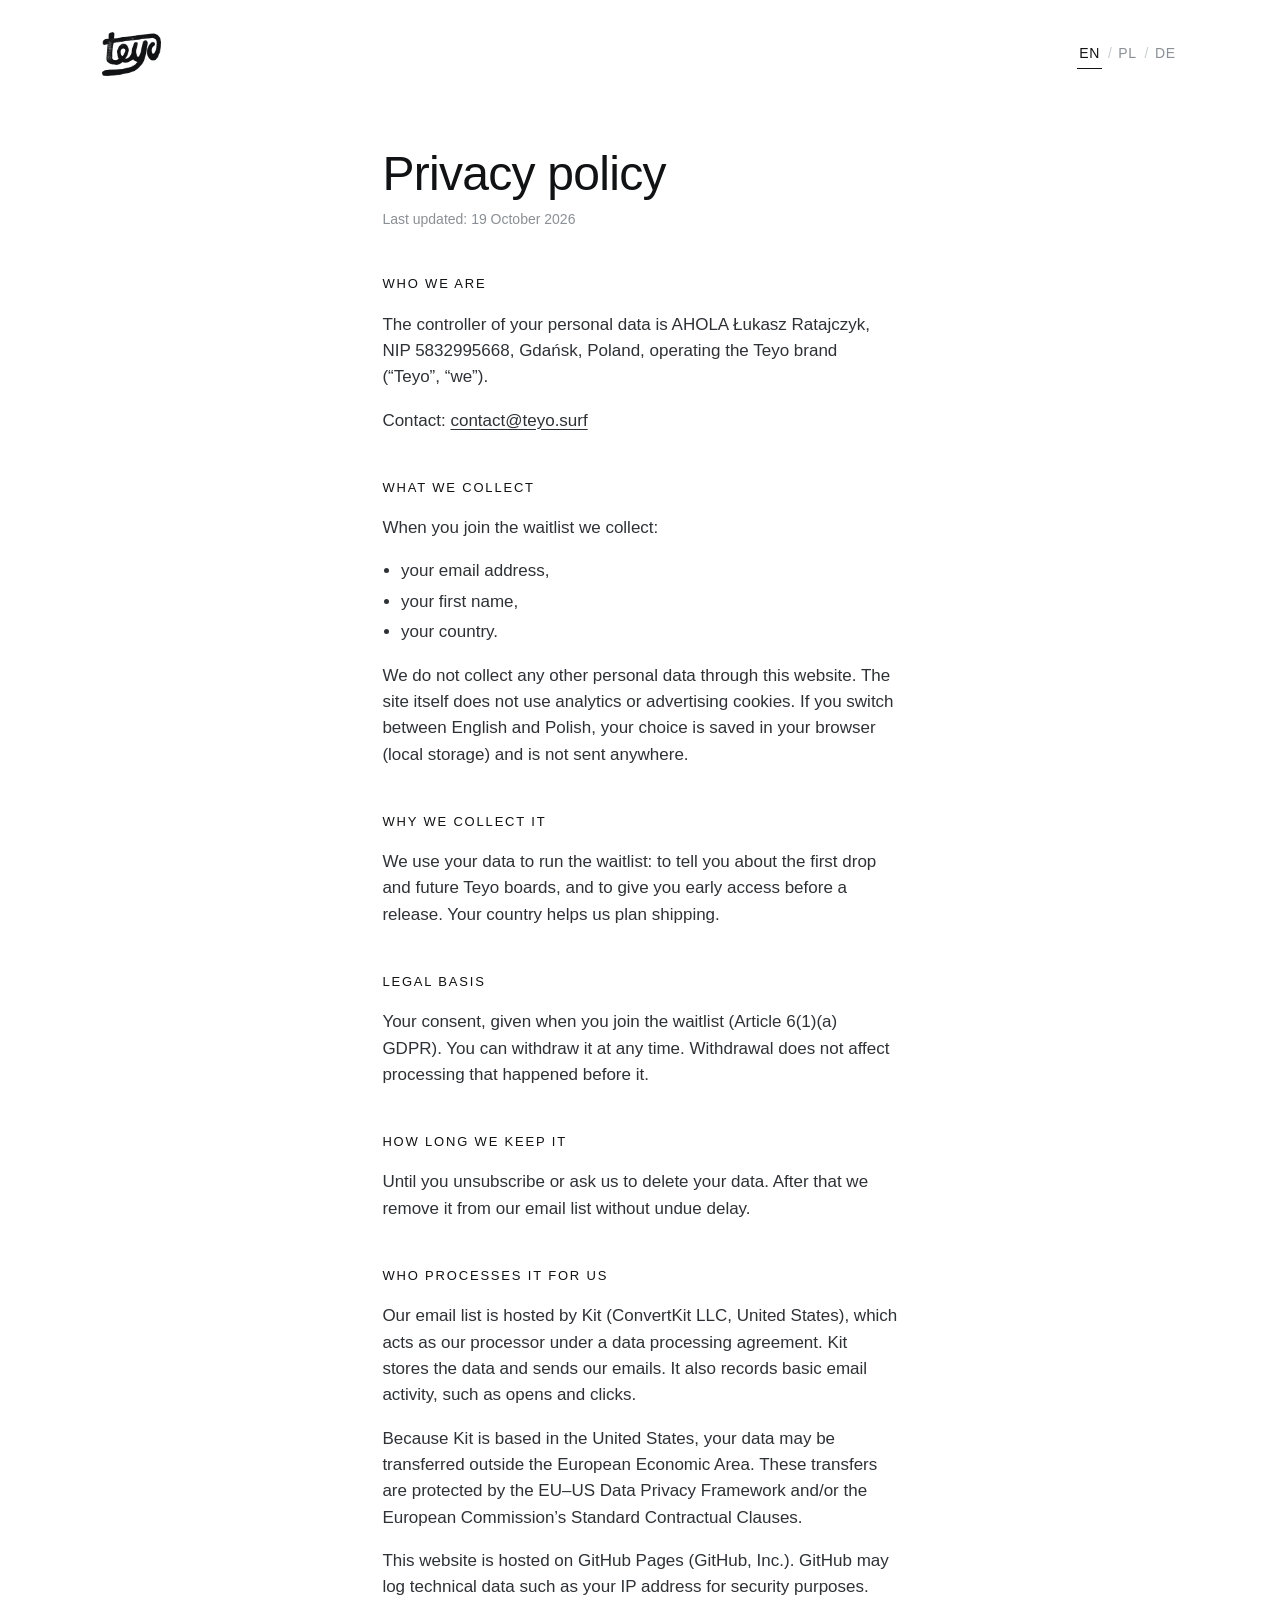
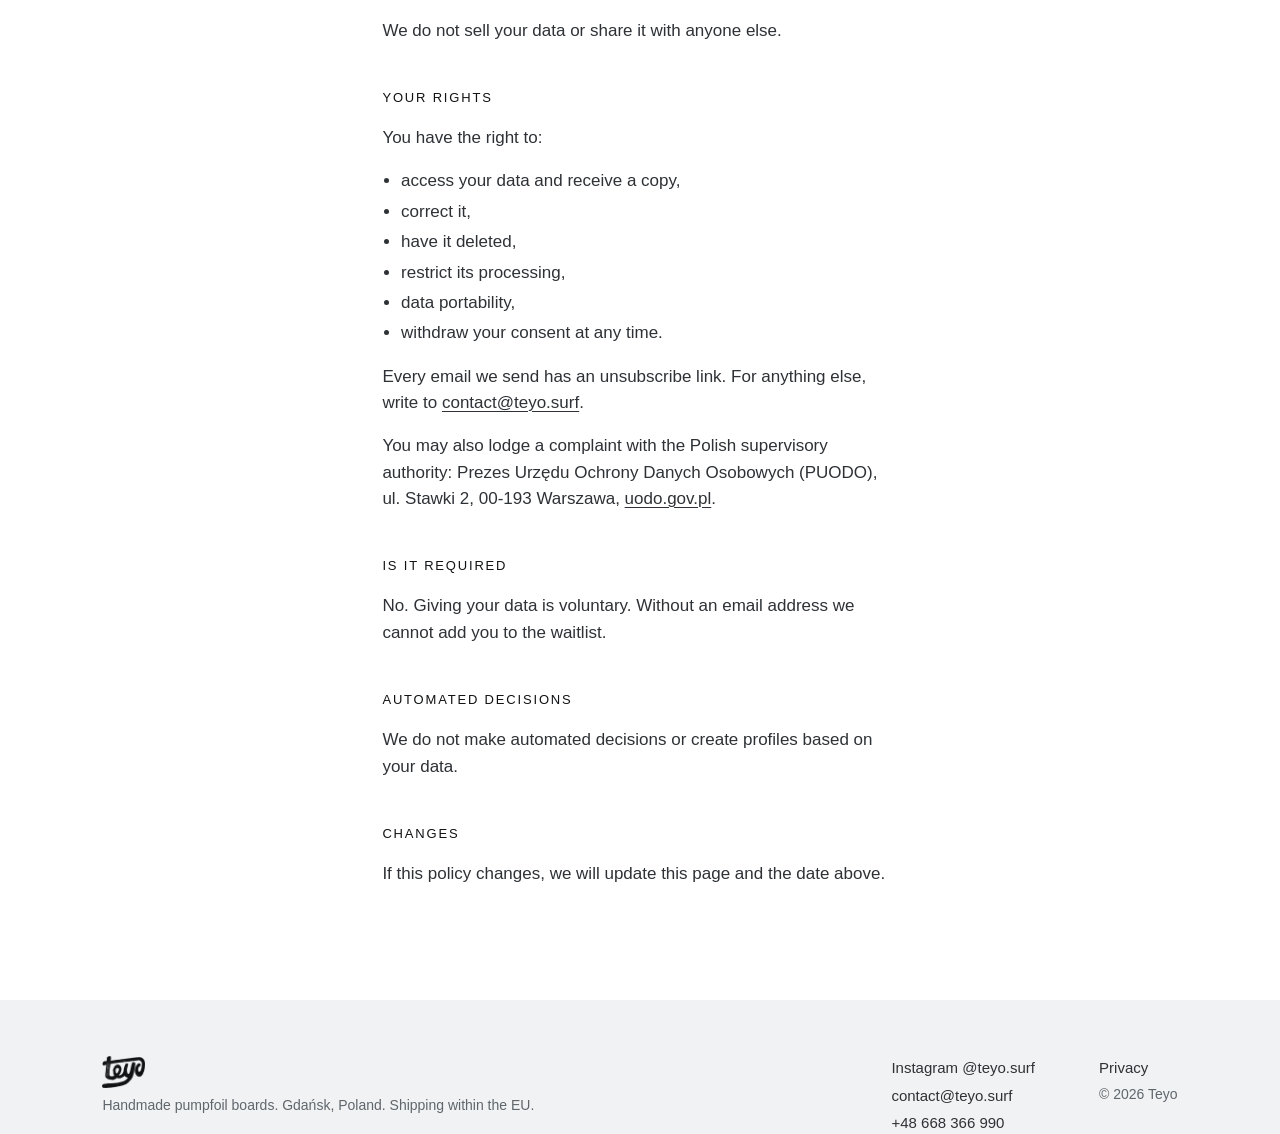
<file: privacy.html>
<!doctype html>
<html lang="en">
<head>
  <meta charset="utf-8">
  <meta name="viewport" content="width=device-width, initial-scale=1">
  <title>Privacy policy — Teyo</title>
  <meta name="description" content="How Teyo handles personal data collected through the Drop 001 waitlist.">
  <link rel="canonical" href="https://teyo.surf/privacy.html">
  <link rel="alternate" hreflang="en" href="https://teyo.surf/privacy.html">
  <link rel="alternate" hreflang="pl" href="https://teyo.surf/pl/privacy.html">
  <link rel="alternate" hreflang="de" href="https://teyo.surf/de/privacy.html">
  <link rel="alternate" hreflang="x-default" href="https://teyo.surf/privacy.html">
  <!-- First visit with a Polish or German browser language: go to that version.
       A manual choice in the language switch is remembered and wins. -->
  <script>
    try {
      if (!localStorage.getItem('teyo-lang')) {
        var langs = navigator.languages || [navigator.language];
        for (var i = 0; i < langs.length; i++) {
          var m = /^(pl|de)\b/i.exec(langs[i]);
          if (m) { location.replace('{l}/privacy.html'.replace('{l}', m[1].toLowerCase()) + location.hash); break; }
          if (/^en\b/i.test(langs[i])) break;
        }
      }
    } catch (e) {}
  </script>
  <meta name="theme-color" content="#ffffff">

  <link rel="icon" href="favicon-32.png?v=12" type="image/png" sizes="32x32">
  <link rel="icon" href="icon-512.png?v=12" type="image/png" sizes="512x512">
  <link rel="apple-touch-icon" href="apple-touch-icon.png?v=12">

  <meta property="og:type" content="website">
  <meta property="og:site_name" content="Teyo">
  <meta property="og:url" content="https://teyo.surf/privacy.html">
  <meta property="og:title" content="Privacy policy — Teyo">
  <meta property="og:description" content="How Teyo handles personal data collected through the waitlist.">
  <meta property="og:image" content="https://teyo.surf/images/og.jpg">
  <meta property="og:image:width" content="1200">
  <meta property="og:image:height" content="630">
  <meta name="twitter:card" content="summary_large_image">

  <link rel="stylesheet" href="styles.css?v=16">
</head>
<body>
  <header class="topbar">
    <div class="wrap">
      <a class="logo" href="./"><img src="images/logo-mark.png" alt="Teyo" width="360" height="270"></a>
      <nav class="lang label" aria-label="Language">
        <a href="privacy.html" data-lang="en" aria-current="true">EN</a>
        <a href="pl/privacy.html" data-lang="pl" hreflang="pl" lang="pl">PL</a>
        <a href="de/privacy.html" data-lang="de" hreflang="de" lang="de">DE</a>
      </nav>
    </div>
  </header>

  <main class="legal">
    <div class="wrap">
      <h1>Privacy policy</h1>
      <p class="updated">Last updated: 19 October 2026</p>

      <h2>Who we are</h2>
      <p>The controller of your personal data is AHOLA Łukasz Ratajczyk, NIP 5832995668, Gdańsk, Poland, operating the Teyo brand (“Teyo”, “we”).</p>
      <p>Contact: <a href="mailto:contact@teyo.surf">contact@teyo.surf</a></p>

      <h2>What we collect</h2>
      <p>When you join the waitlist we collect:</p>
      <ul>
        <li>your email address,</li>
        <li>your first name,</li>
        <li>your country.</li>
      </ul>
      <p>We do not collect any other personal data through this website. The site itself does not use analytics or advertising cookies. If you switch between English and Polish, your choice is saved in your browser (local storage) and is not sent anywhere.</p>

      <h2>Why we collect it</h2>
      <p>We use your data to run the waitlist: to tell you about the first drop and future Teyo boards, and to give you early access before a release. Your country helps us plan shipping.</p>

      <h2>Legal basis</h2>
      <p>Your consent, given when you join the waitlist (Article 6(1)(a) GDPR). You can withdraw it at any time. Withdrawal does not affect processing that happened before it.</p>

      <h2>How long we keep it</h2>
      <p>Until you unsubscribe or ask us to delete your data. After that we remove it from our email list without undue delay.</p>

      <h2>Who processes it for us</h2>
      <p>Our email list is hosted by Kit (ConvertKit LLC, United States), which acts as our processor under a data processing agreement. Kit stores the data and sends our emails. It also records basic email activity, such as opens and clicks.</p>
      <p>Because Kit is based in the United States, your data may be transferred outside the European Economic Area. These transfers are protected by the EU–US Data Privacy Framework and/or the European Commission’s Standard Contractual Clauses.</p>
      <p>This website is hosted on GitHub Pages (GitHub, Inc.). GitHub may log technical data such as your IP address for security purposes.</p>
      <p>We do not sell your data or share it with anyone else.</p>

      <h2>Your rights</h2>
      <p>You have the right to:</p>
      <ul>
        <li>access your data and receive a copy,</li>
        <li>correct it,</li>
        <li>have it deleted,</li>
        <li>restrict its processing,</li>
        <li>data portability,</li>
        <li>withdraw your consent at any time.</li>
      </ul>
      <p>Every email we send has an unsubscribe link. For anything else, write to <a href="mailto:contact@teyo.surf">contact@teyo.surf</a>.</p>
      <p>You may also lodge a complaint with the Polish supervisory authority: Prezes Urzędu Ochrony Danych Osobowych (PUODO), ul. Stawki 2, 00-193 Warszawa, <a href="https://uodo.gov.pl" rel="noopener">uodo.gov.pl</a>.</p>

      <h2>Is it required</h2>
      <p>No. Giving your data is voluntary. Without an email address we cannot add you to the waitlist.</p>

      <h2>Automated decisions</h2>
      <p>We do not make automated decisions or create profiles based on your data.</p>

      <h2>Changes</h2>
      <p>If this policy changes, we will update this page and the date above.</p>
    </div>
  </main>

  <footer class="footer">
    <div class="wrap footer__grid">
      <div>
        <a class="logo logo--small" href="./"><img src="images/logo-mark.png" alt="Teyo" width="360" height="270"></a>
        <p class="footer__small">Handmade pumpfoil boards. Gdańsk, Poland. Shipping within the EU.</p>
      </div>
      <ul>
        <li><a href="https://www.instagram.com/teyo.surf/" rel="noopener">Instagram @teyo.surf</a></li>
        <li><a href="mailto:contact@teyo.surf">contact@teyo.surf</a></li>
        <li><a href="tel:+48668366990">+48 668 366 990</a></li>
      </ul>
      <ul>
        <li><a href="privacy.html">Privacy</a></li>
        <li class="footer__small">© 2026 Teyo</li>
      </ul>
    </div>
  </footer>
  <script src="main.js?v=16" defer></script>
</body>
</html>
</file>
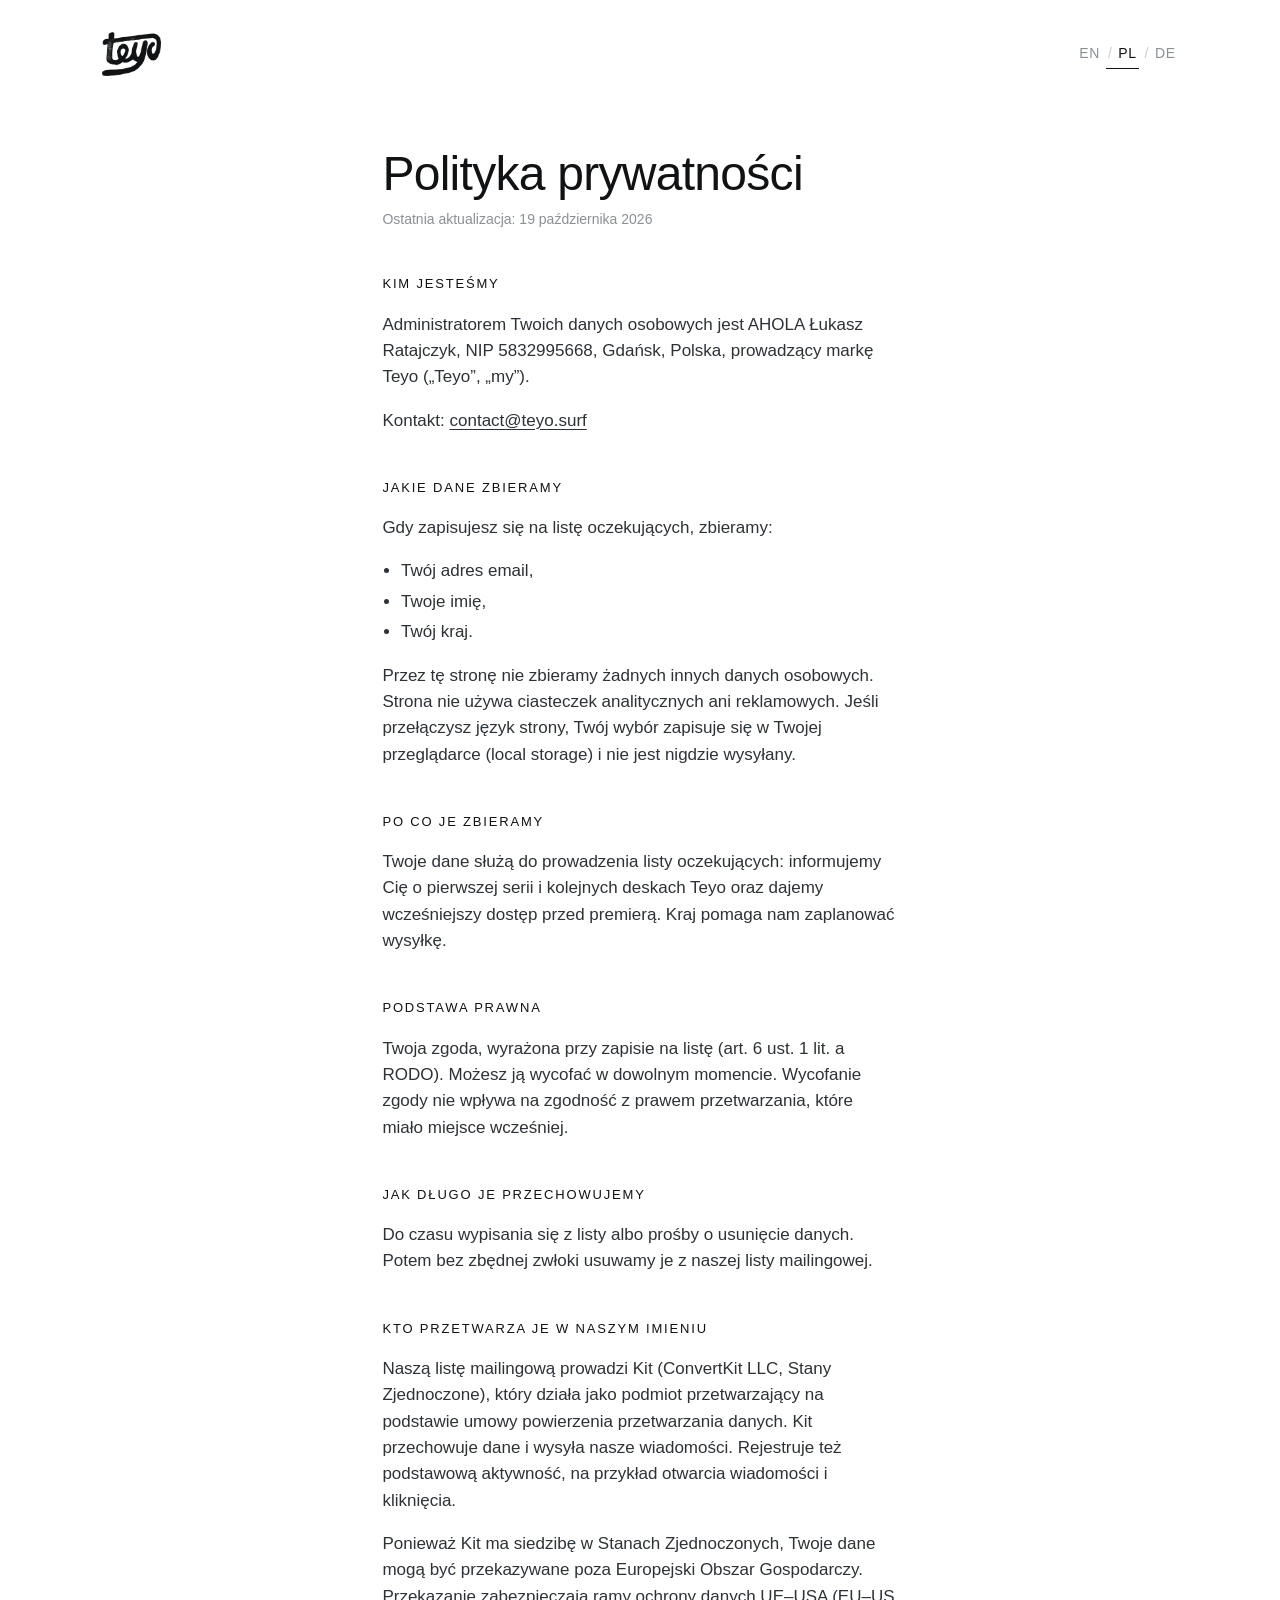
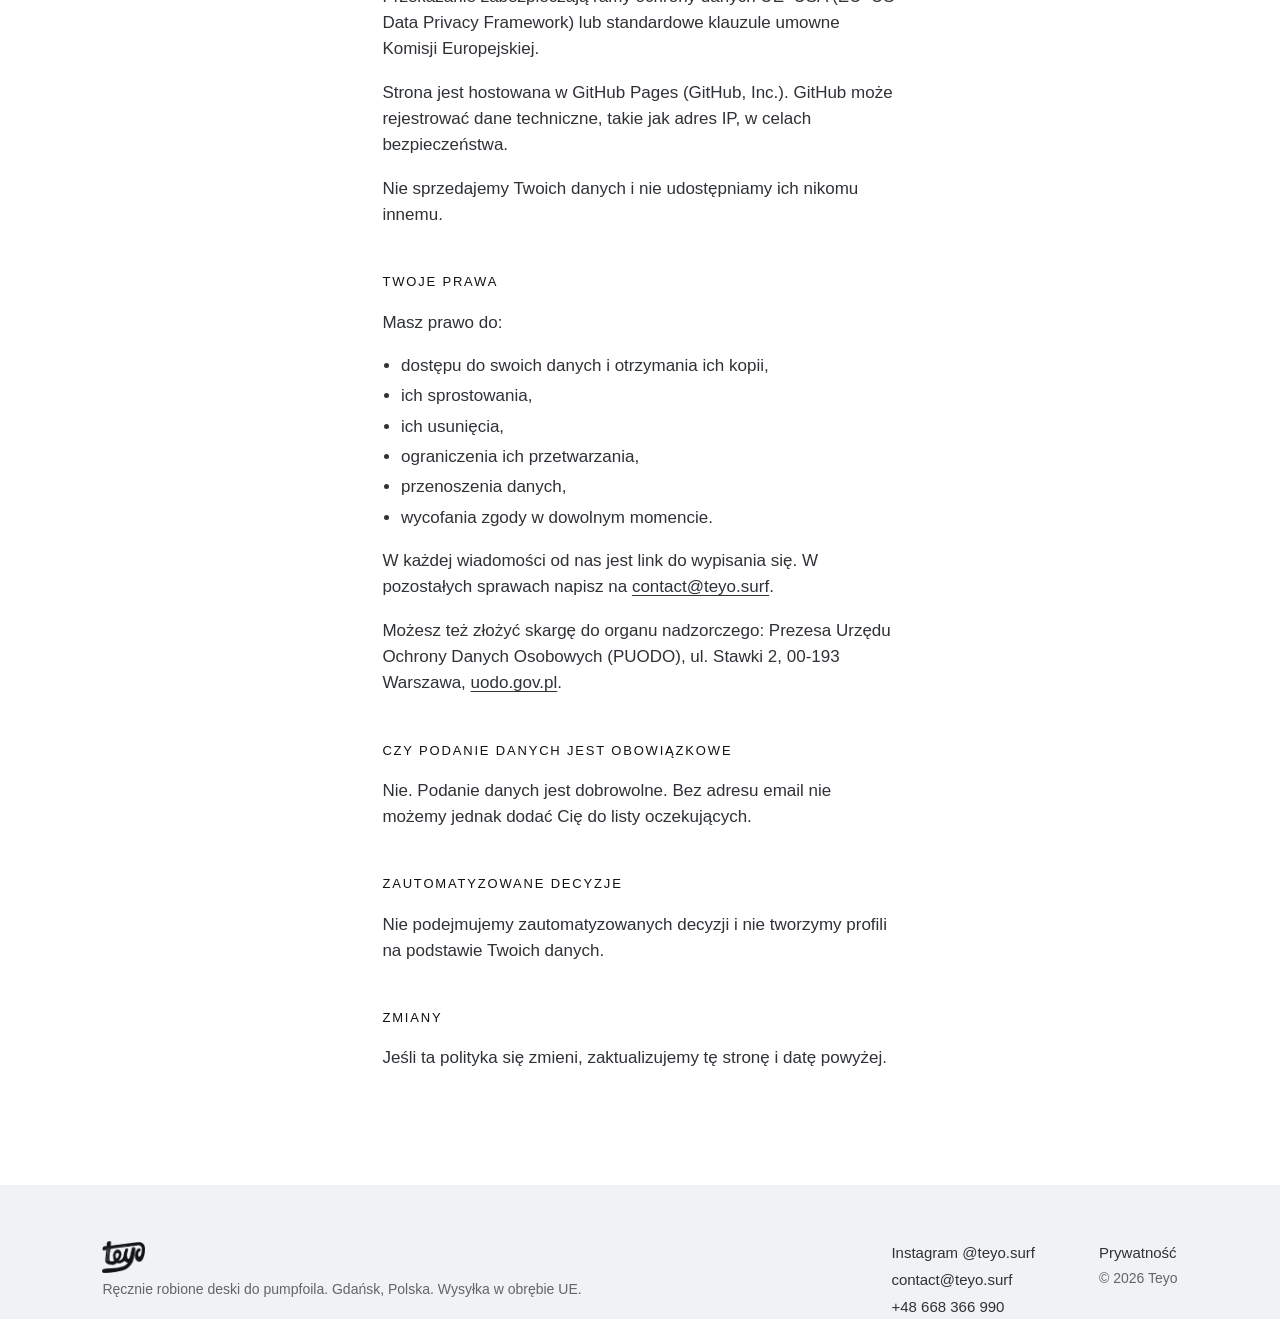
<file: pl/privacy.html>
<!doctype html>
<html lang="pl">
<head>
  <meta charset="utf-8">
  <meta name="viewport" content="width=device-width, initial-scale=1">
  <title>Polityka prywatności — Teyo</title>
  <meta name="description" content="Jak Teyo przetwarza dane osobowe zebrane przez listę oczekujących.">
  <link rel="canonical" href="https://teyo.surf/pl/privacy.html">
  <link rel="alternate" hreflang="en" href="https://teyo.surf/privacy.html">
  <link rel="alternate" hreflang="pl" href="https://teyo.surf/pl/privacy.html">
  <link rel="alternate" hreflang="de" href="https://teyo.surf/de/privacy.html">
  <link rel="alternate" hreflang="x-default" href="https://teyo.surf/privacy.html">
  <meta name="theme-color" content="#ffffff">

  <link rel="icon" href="../favicon-32.png?v=12" type="image/png" sizes="32x32">
  <link rel="icon" href="../icon-512.png?v=12" type="image/png" sizes="512x512">
  <link rel="apple-touch-icon" href="../apple-touch-icon.png?v=12">

  <meta property="og:type" content="website">
  <meta property="og:site_name" content="Teyo">
  <meta property="og:url" content="https://teyo.surf/pl/privacy.html">
  <meta property="og:title" content="Polityka prywatności — Teyo">
  <meta property="og:description" content="Jak Teyo przetwarza dane osobowe zebrane przez listę oczekujących.">
  <meta property="og:image" content="https://teyo.surf/images/og.jpg">
  <meta property="og:image:width" content="1200">
  <meta property="og:image:height" content="630">
  <meta name="twitter:card" content="summary_large_image">

  <link rel="stylesheet" href="../styles.css?v=16">
</head>
<body>
  <header class="topbar">
    <div class="wrap">
      <a class="logo" href="./"><img src="../images/logo-mark.png" alt="Teyo" width="360" height="270"></a>
      <nav class="lang label" aria-label="Język">
        <a href="../privacy.html" data-lang="en" hreflang="en" lang="en">EN</a>
        <a href="privacy.html" data-lang="pl" aria-current="true">PL</a>
        <a href="../de/privacy.html" data-lang="de" hreflang="de" lang="de">DE</a>
      </nav>
    </div>
  </header>

  <main class="legal">
    <div class="wrap">
      <h1>Polityka prywatności</h1>
      <p class="updated">Ostatnia aktualizacja: 19 października 2026</p>

      <h2>Kim jesteśmy</h2>
      <p>Administratorem Twoich danych osobowych jest AHOLA Łukasz Ratajczyk, NIP 5832995668, Gdańsk, Polska, prowadzący markę Teyo („Teyo”, „my”).</p>
      <p>Kontakt: <a href="mailto:contact@teyo.surf">contact@teyo.surf</a></p>

      <h2>Jakie dane zbieramy</h2>
      <p>Gdy zapisujesz się na listę oczekujących, zbieramy:</p>
      <ul>
        <li>Twój adres email,</li>
        <li>Twoje imię,</li>
        <li>Twój kraj.</li>
      </ul>
      <p>Przez tę stronę nie zbieramy żadnych innych danych osobowych. Strona nie używa ciasteczek analitycznych ani reklamowych. Jeśli przełączysz język strony, Twój wybór zapisuje się w Twojej przeglądarce (local storage) i nie jest nigdzie wysyłany.</p>

      <h2>Po co je zbieramy</h2>
      <p>Twoje dane służą do prowadzenia listy oczekujących: informujemy Cię o pierwszej serii i kolejnych deskach Teyo oraz dajemy wcześniejszy dostęp przed premierą. Kraj pomaga nam zaplanować wysyłkę.</p>

      <h2>Podstawa prawna</h2>
      <p>Twoja zgoda, wyrażona przy zapisie na listę (art. 6 ust. 1 lit. a RODO). Możesz ją wycofać w dowolnym momencie. Wycofanie zgody nie wpływa na zgodność z prawem przetwarzania, które miało miejsce wcześniej.</p>

      <h2>Jak długo je przechowujemy</h2>
      <p>Do czasu wypisania się z listy albo prośby o usunięcie danych. Potem bez zbędnej zwłoki usuwamy je z naszej listy mailingowej.</p>

      <h2>Kto przetwarza je w naszym imieniu</h2>
      <p>Naszą listę mailingową prowadzi Kit (ConvertKit LLC, Stany Zjednoczone), który działa jako podmiot przetwarzający na podstawie umowy powierzenia przetwarzania danych. Kit przechowuje dane i wysyła nasze wiadomości. Rejestruje też podstawową aktywność, na przykład otwarcia wiadomości i kliknięcia.</p>
      <p>Ponieważ Kit ma siedzibę w Stanach Zjednoczonych, Twoje dane mogą być przekazywane poza Europejski Obszar Gospodarczy. Przekazanie zabezpieczają ramy ochrony danych UE–USA (EU–US Data Privacy Framework) lub standardowe klauzule umowne Komisji Europejskiej.</p>
      <p>Strona jest hostowana w GitHub Pages (GitHub, Inc.). GitHub może rejestrować dane techniczne, takie jak adres IP, w celach bezpieczeństwa.</p>
      <p>Nie sprzedajemy Twoich danych i nie udostępniamy ich nikomu innemu.</p>

      <h2>Twoje prawa</h2>
      <p>Masz prawo do:</p>
      <ul>
        <li>dostępu do swoich danych i otrzymania ich kopii,</li>
        <li>ich sprostowania,</li>
        <li>ich usunięcia,</li>
        <li>ograniczenia ich przetwarzania,</li>
        <li>przenoszenia danych,</li>
        <li>wycofania zgody w dowolnym momencie.</li>
      </ul>
      <p>W każdej wiadomości od nas jest link do wypisania się. W pozostałych sprawach napisz na <a href="mailto:contact@teyo.surf">contact@teyo.surf</a>.</p>
      <p>Możesz też złożyć skargę do organu nadzorczego: Prezesa Urzędu Ochrony Danych Osobowych (PUODO), ul. Stawki 2, 00-193 Warszawa, <a href="https://uodo.gov.pl" rel="noopener">uodo.gov.pl</a>.</p>

      <h2>Czy podanie danych jest obowiązkowe</h2>
      <p>Nie. Podanie danych jest dobrowolne. Bez adresu email nie możemy jednak dodać Cię do listy oczekujących.</p>

      <h2>Zautomatyzowane decyzje</h2>
      <p>Nie podejmujemy zautomatyzowanych decyzji i nie tworzymy profili na podstawie Twoich danych.</p>

      <h2>Zmiany</h2>
      <p>Jeśli ta polityka się zmieni, zaktualizujemy tę stronę i datę powyżej.</p>
    </div>
  </main>

  <footer class="footer">
    <div class="wrap footer__grid">
      <div>
        <a class="logo logo--small" href="./"><img src="../images/logo-mark.png" alt="Teyo" width="360" height="270"></a>
        <p class="footer__small">Ręcznie robione deski do pumpfoila. Gdańsk, Polska. Wysyłka w obrębie UE.</p>
      </div>
      <ul>
        <li><a href="https://www.instagram.com/teyo.surf/" rel="noopener">Instagram @teyo.surf</a></li>
        <li><a href="mailto:contact@teyo.surf">contact@teyo.surf</a></li>
        <li><a href="tel:+48668366990">+48 668 366 990</a></li>
      </ul>
      <ul>
        <li><a href="privacy.html">Prywatność</a></li>
        <li class="footer__small">© 2026 Teyo</li>
      </ul>
    </div>
  </footer>
  <script src="../main.js?v=16" defer></script>
</body>
</html>
</file>
<file: styles.css>
/* Teyo — teyo.surf */

:root {
  --black: #111214;
  --graphite: #2e3236;
  --grey-1: #5f666c;
  --grey-2: #8a9095;
  --grey-3: #c9cdd0;
  --grey-4: #e6e8e9;
  --grey-5: #f1f2f3;
  --white: #ffffff;

  --font: -apple-system, BlinkMacSystemFont, "Helvetica Neue", Helvetica, Arial, sans-serif;
  --gutter: 20px;
  --max: 1320px;
  --section: 96px;

  --ease-out: cubic-bezier(0.22, 1, 0.36, 1);
  --ease-soft: cubic-bezier(0.33, 1, 0.68, 1);
  --t-press: 140ms;
  --t-hover: 180ms;
  --t-ui: 240ms;
  --t-reveal: 800ms;
}

*,
*::before,
*::after { box-sizing: border-box; }

html { -webkit-text-size-adjust: 100%; }

body {
  margin: 0;
  font-family: var(--font);
  font-size: 17px;
  line-height: 1.55;
  color: var(--graphite);
  background: var(--white);
  -webkit-font-smoothing: antialiased;
}

img { display: block; max-width: 100%; }

a { color: inherit; text-underline-offset: 3px; text-decoration-thickness: 1px; }
a:hover { opacity: .65; }

:focus-visible { outline: 1px solid currentColor; outline-offset: 3px; }

.wrap {
  width: 100%;
  max-width: var(--max);
  margin: 0 auto;
  padding: 0 var(--gutter);
}

.label {
  margin: 0;
  font-size: 12px;
  letter-spacing: .18em;
  text-transform: uppercase;
  color: var(--grey-1);
}

.wordmark {
  font-size: 15px;
  font-weight: 700;
  letter-spacing: .32em;
  text-decoration: none;
  color: var(--black);
}

/* Linocut logo (raster with the print texture kept) */
.logo { display: inline-block; line-height: 0; }
.logo img { width: auto; height: 36px; }
.logo--small img { height: 28px; }
@media (min-width: 760px) { .logo img { height: 44px; } .logo--small img { height: 32px; } .brand { gap: 20px; } .brand__place { font-size: 14px; } }

.skip { position: absolute; left: -9999px; }
.skip:focus { left: var(--gutter); top: 12px; z-index: 10; background: var(--white); padding: 6px 10px; }

/* Top bar */

.topbar .wrap {
  display: flex;
  justify-content: space-between;
  align-items: center;
  gap: 16px;
  padding-top: 22px;
  padding-bottom: 22px;
}

.brand { display: flex; align-items: center; gap: 14px; }
.brand__place { font-size: 13px; color: var(--grey-2); }

.lang {
  display: flex;
  gap: 4px;
  font-size: 14px;
  letter-spacing: .04em;
  text-transform: none;
}
.lang a {
  padding: 2px;
  text-decoration: none;
  color: var(--grey-2);
}
.lang a + a::before {
  content: "/";
  margin-right: 6px;
  color: var(--grey-3);
}
.lang a[aria-current] { color: var(--black); }

/* Section heads: one readable size, left column on wide screens */

.side-head {
  margin: 0 0 24px;
  font-size: 20px;
  font-weight: 500;
  line-height: 1.3;
  letter-spacing: -.005em;
  color: var(--black);
}

/* Intro — one title (name + subtitle as a single heading), then text, then the action */

.intro { padding: 48px 0 48px; }

.intro__title {
  margin: 0 0 48px -.04em;              /* optical: pull the big T onto the text edge */
  font-weight: 500;
  color: var(--black);
}

.intro__title .line:first-child [data-line] {
  font-size: clamp(36px, 9.6vw, 72px);
  line-height: 1;
  letter-spacing: -.035em;
  white-space: nowrap;
}

.intro__sub [data-line] {
  margin-top: .3em;
  font-weight: 400;
  margin-left: .06em;                    /* undo the optical pull for the smaller line */
  font-size: clamp(20px, 4.2vw, 30px);   /* about 0.4 of the name */
  line-height: 1.15;
  letter-spacing: -.015em;
  color: var(--grey-1);
}

.intro__text {
  max-width: 40ch;
  font-size: clamp(17px, 1rem + .2vw, 19px);
  line-height: 1.5;
  color: var(--black);
}

.intro__text p { margin: 0; }
.intro__text p + p { margin-top: .6em; }

/* Primary action: a real button, square like the form's submit */
.button {
  display: inline-flex;
  align-items: center;
  gap: 12px;
  margin-top: 32px;
  padding: 16px 24px;
  font-size: 15px;
  font-weight: 500;
  letter-spacing: .01em;
  line-height: 1.2;
  color: var(--white);
  background: var(--black);
  border: 1px solid var(--black);
  text-decoration: none;
  transition: background var(--t-hover) ease, color var(--t-hover) ease, transform var(--t-press) var(--ease-out);
}
.button:hover { opacity: 1; color: var(--black); background: transparent; }

@media (max-width: 759px) {
  .button { display: flex; justify-content: space-between; width: 100%; }
}
.button:active { transform: scale(.98); }
.button__arrow { display: inline-block; transition: transform var(--t-ui) var(--ease-out); }
.button:hover .button__arrow { transform: translateX(4px); }

.sr-only {
  position: absolute;
  width: 1px;
  height: 1px;
  overflow: hidden;
  clip: rect(0 0 0 0);
  white-space: nowrap;
}

/* Photos — grey placeholder until the image file exists */

.photos {
  display: grid;
  grid-template-columns: 1fr 1fr;
  gap: 8px;
  padding-bottom: var(--section);
}

.photo {
  position: relative;
  margin: 0;
  aspect-ratio: 3 / 4;
  background: var(--grey-5);
  overflow: hidden;
}

/* Mobile: first photo full width, then a 2 × 2 grid */
.photos .photo:first-child { grid-column: 1 / -1; }

.photo::before {
  content: attr(data-label);
  position: absolute;
  left: 14px;
  bottom: 12px;
  font-size: 11px;
  letter-spacing: .16em;
  text-transform: uppercase;
  color: var(--grey-2);
}

.photo img {
  position: absolute;
  inset: 0;
  width: 100%;
  height: 100%;
  object-fit: cover;
}

.photo--zoom { cursor: zoom-in; }
.photo--zoom:not(:has(img)) { cursor: default; }
.photo--zoom img { transition: opacity .2s; }

/* Lightbox */

.lightbox {
  width: 100vw;
  height: 100vh;
  height: 100dvh;
  max-width: none;
  max-height: none;
  margin: 0;
  padding: 0;
  border: 0;
  background: transparent;
  overscroll-behavior: contain;
}

.lightbox::backdrop { background: var(--white); }

.lightbox[open] {
  display: flex;
  align-items: center;
  justify-content: center;
}

.lightbox__stage {
  display: flex;
  flex-direction: column;
  align-items: center;
  justify-content: center;
  width: 100%;
  height: 100%;
  margin: 0;
  padding: 64px 16px;
}

.lightbox__img {
  flex: 0 1 auto;
  max-width: 100%;
  max-height: 100%;
  min-height: 0;
  width: auto;
  height: auto;
  object-fit: contain;
  user-select: none;
  -webkit-user-drag: none;
}

.lightbox__caption {
  flex: 0 0 auto;
  display: none;
  width: 100%;
  max-width: 560px;
  padding-top: 16px;
}

.lightbox--captioned .lightbox__caption { display: block; }

.lightbox__close,
.lightbox__arrow {
  position: fixed;
  z-index: 1;
  width: 44px;
  height: 44px;
  padding: 0;
  font: 300 22px/1 var(--font);
  color: var(--black);
  background: none;
  border: 0;
  cursor: pointer;
}

.lightbox__close { top: 12px; right: 12px; font-size: 32px; }

/* Mobile: arrows in the bottom corners, clear of the photo */
.lightbox__arrow { bottom: 10px; }
.lightbox__arrow--prev { left: 8px; }
.lightbox__arrow--next { right: 8px; }
.lightbox--single .lightbox__arrow { display: none; }

.lightbox__close:hover,
.lightbox__arrow:hover { opacity: .55; }

.lightbox__count {
  position: fixed;
  top: 26px;
  left: 20px;
  font-size: 12px;
  letter-spacing: .12em;
  color: var(--grey-2);
  font-variant-numeric: tabular-nums;
}

@media (min-width: 760px) {
  .lightbox__stage { padding: 72px 88px; }
  .lightbox__arrow { top: 50%; bottom: auto; transform: translateY(-50%); }
  .lightbox__arrow--prev { left: 24px; }
  .lightbox__arrow--next { right: 24px; }
  .lightbox__count { left: 40px; }
}

/* About — its own field, a tone step away from the white page */

.about {
  padding: var(--section) 0;
  background: var(--grey-5);
}

.about__text {
  max-width: 52ch;
  font-size: clamp(18px, 1rem + .4vw, 22px);
  font-weight: 400;
  line-height: 1.55;
  letter-spacing: 0;
  color: var(--black);
}

.about__text p { margin: 0 0 1em; }
.about__text p:last-child { margin: 0; }

/* Features carousel */

.features { padding: calc(var(--section) * 1.5) 0 var(--section); }

.features__head {
  display: flex;
  justify-content: space-between;
  align-items: baseline;
  gap: 16px;
}
.features__head .side-head { margin: 0; }


.features__nav {
  display: flex;
  align-items: baseline;
  gap: 14px;
}
.features__nav[hidden] { display: none; }

.features__btn {
  padding: 0 2px;
  font: inherit;
  font-size: 16px;
  line-height: 1;
  color: var(--black);
  background: none;
  border: 0;
  cursor: pointer;
}
.features__btn:hover { opacity: .55; }

.features__count {
  white-space: nowrap;
  font-size: 12px;
  letter-spacing: .12em;
  color: var(--grey-2);
  font-variant-numeric: tabular-nums;
}

.features__track {
  display: grid;
  grid-auto-flow: column;
  grid-auto-columns: 78%;
  gap: 24px;
  margin: 16px 0 0;
  padding: 0;
  list-style: none;
  border-top: 1px solid var(--graphite);
  overflow-x: auto;
  scroll-snap-type: x mandatory;
  overscroll-behavior-x: contain;
  scrollbar-width: none;
}
.features__track::-webkit-scrollbar { display: none; }

.feature {
  display: flex;
  flex-direction: column;
  padding-top: 12px;
  scroll-snap-align: start;
}

.feature__no {
  display: block;
  font-size: 13px;
  letter-spacing: .12em;
  color: var(--grey-2);
  font-variant-numeric: tabular-nums;
}

.feature__title {
  margin: 6px 0 4px;
  font-size: 17px;
  font-weight: 500;
  color: var(--black);
}

.feature__photo { margin-top: 16px; }

.feature__text {
  flex: 1;
  margin: 0;
  font-size: 15px;
  line-height: 1.5;
  color: var(--grey-1);
}

@media (min-width: 760px) {
  .features__track {
    grid-auto-columns: calc((100% - 2 * 32px) / 3);
    gap: 32px;
  }
}

/* Waitlist */

.waitlist { padding: var(--section) 0; }

.waitlist h2 {
  margin: 0 0 12px;
  font-size: clamp(32px, 3.4vw, 48px);
  font-weight: 300;
  line-height: 1.05;
  letter-spacing: -.025em;
  color: var(--black);
  text-wrap: balance;
}

.waitlist__lead { margin: 0 0 40px; font-size: 18px; color: var(--black); }

.waitlist__form { min-width: 0; max-width: 520px; }

.waitlist__note {
  margin: 20px 0 0;
  font-size: 14px;
  color: var(--grey-1);
}

/* Footer — a designed close: the name returns at full width */

.footer {
  padding: 56px 0 0;
  font-size: 15px;
  background: var(--grey-5);
  overflow: hidden;
}

.footer__grid { display: grid; gap: 18px; }

.footer ul { margin: 0; padding: 0; list-style: none; }
.footer li + li { margin-top: 4px; }
.footer a { text-decoration: none; }
.footer a:hover { text-decoration: underline; opacity: 1; }
.footer__small { margin: 0; color: var(--grey-1); font-size: 14px; }

.footer__name {
  display: flex;
  align-items: flex-end;
  justify-content: space-between;
  gap: 24px;
  margin: 64px auto 0;
  padding-bottom: 56px;
}
.footer__name img { width: min(46%, 260px); height: auto; }

/* "Made in Poland" with the flag sticker from the board */
.made {
  display: flex;
  align-items: center;
  gap: 10px;
  margin: 0;
  font-size: 14px;
  color: var(--black);
  white-space: nowrap;
}
.made__flag {
  width: 24px;
  height: 15px;
  background: linear-gradient(#fff 50%, #d4213d 50%);
  box-shadow: inset 0 0 0 .5px rgba(17, 18, 20, .25);
}

/* Motion. Hidden states apply only under .js, so without JavaScript everything is visible.
   Transform and opacity only; prefers-reduced-motion keeps content and drops the travel. */

/* Section entrances: parts arrive in reading order (--d = order) */
.js .reveal {
  opacity: 0;
  transform: translateY(24px);
  transition: opacity var(--t-reveal) var(--ease-out), transform var(--t-reveal) var(--ease-out);
  transition-delay: calc(var(--d, 0) * 80ms);
}
.js .reveal.in { opacity: 1; transform: none; }

/* Photos settle from a slight scale instead of rising */
.js .reveal--settle { transform: none; }
.js .reveal--settle img {
  transform: scale(1.08);
  transition: transform 1.4s var(--ease-soft), opacity var(--t-hover) ease;
  transition-delay: calc(var(--d, 0) * 80ms);
}
.js .reveal--settle.in img { transform: scale(1); }

/* Signature: the headline rises line by line from behind its own baseline */
.lines .line { display: block; overflow: hidden; padding-bottom: .1em; margin-bottom: -.1em; }
.lines [data-line] { display: block; }
.js .lines [data-line] {
  transform: translateY(105%);
  animation: line-rise 1s var(--ease-out) forwards;
  animation-delay: calc(var(--i, 0) * 110ms + 150ms);
}
@keyframes line-rise { to { transform: none; } }

/* One moving picture: the Baltic photo drifts very slowly */
.photo--drift img { animation: drift 24s ease-in-out infinite alternate; }
@keyframes drift { from { scale: 1; } to { scale: 1.06; } }

/* Feedback under the hand */
.photos .photo--zoom img,
.features .photo--zoom img { transition: transform 900ms var(--ease-soft), opacity var(--t-hover) ease; }
.photos .photo--zoom:hover img,
.features .photo--zoom:hover img { transform: scale(1.035); }
.photo--zoom:active img { opacity: .9; }

.lang a,
.footer a,
.waitlist__note a { position: relative; text-decoration: none; }
.lang a::after,
.footer a::after,
.waitlist__note a::after {
  content: "";
  position: absolute;
  left: 0;
  right: 0;
  bottom: -2px;
  height: 1px;
  background: currentColor;
  transform: scaleX(0);
  transform-origin: right;
  transition: transform var(--t-ui) var(--ease-out);
}
.lang a[aria-current]::after,
.waitlist__note a::after { transform: scaleX(1); }
.lang a:hover::after,
.footer a:hover::after,
.waitlist__note a:hover::after { transform: scaleX(1); transform-origin: left; }
.lang a + a::before { position: static; }
.footer a:hover { text-decoration: none; }

.logo { transition: transform var(--t-ui) var(--ease-out); }
.logo:hover { opacity: 1; transform: rotate(-3deg); }

.features__btn { transition: transform var(--t-hover) var(--ease-out), opacity var(--t-hover) ease; }
.features__btn[data-dir="-1"]:hover { transform: translateX(-3px); }
.features__btn[data-dir="1"]:hover { transform: translateX(3px); }
.features__btn:active { transform: scale(.88); transition-duration: var(--t-press); }

.feature__title { transition: transform var(--t-ui) var(--ease-out); }
.feature:hover .feature__title { transform: translateX(4px); }

.waitlist .formkit-form .formkit-submit:active { transform: scale(.98); }

/* Lightbox opens from a slight scale, controls answer the pointer */
.lightbox[open] .lightbox__stage { animation: lb-in 380ms var(--ease-out); }
@keyframes lb-in { from { opacity: 0; transform: scale(.97); } }
.lightbox__img { transition: opacity var(--t-hover) ease; }
.lightbox__close { transition: transform var(--t-ui) var(--ease-out), opacity var(--t-hover) ease; }
.lightbox__close:hover { transform: rotate(90deg); }
.lightbox__arrow:active { transform: scale(.88); }
@media (min-width: 760px) {
  .lightbox__arrow:active { transform: translateY(-50%) scale(.88); }
}

@media (prefers-reduced-motion: reduce) {
  .js .reveal { transform: none; transition: opacity .3s; transition-delay: 0s; }
  .js .reveal--settle img,
  .js .lines [data-line] { transform: none; animation: none; transition: none; }
  .photo--drift img { animation: none; }
  .photos .photo--zoom:hover img,
  .features .photo--zoom:hover img,
  .feature:hover .feature__title,
  .logo:hover,
  .features__btn:hover,
  .lightbox__close:hover { transform: none; }
  .lightbox[open] .lightbox__stage { animation: none; }
  .button:hover .button__arrow,
  .button:active { transform: none; }
}

@media (min-width: 760px) {
  :root { --gutter: clamp(40px, 8vw, 128px); --section: 152px; }

  .topbar .wrap { padding-top: 32px; padding-bottom: 32px; }
  .intro { padding: 112px 0 104px; }
  .intro__title { margin-bottom: 56px; }

  /* Desktop: two large photos, then three */
  .photos {
    grid-template-columns: repeat(6, 1fr);
    gap: 16px;
  }
  .photos .photo { grid-column: span 2; }
  .photos .photo:nth-child(-n+2) { grid-column: span 3; }

  .footer__grid {
    grid-template-columns: 1fr auto auto;
    gap: 64px;
    align-items: start;
  }
}

@media (min-width: 960px) {
  .intro__title .line:first-child [data-line] { font-size: clamp(56px, 6.4vw, 104px); }
  .intro__sub [data-line] { font-size: clamp(24px, 2.6vw, 40px); }

  /* Every section: head in the left quarter, content in the rest */
  .section-grid {
    display: grid;
    grid-template-columns: 3fr 9fr;
    gap: 32px;
    align-items: start;
  }
  .section-grid > .side-head { margin: 0; padding-top: .3em; }

  .waitlist__body {
    display: grid;
    grid-template-columns: 7fr 5fr;
    gap: 48px;
  }
}

/* Privacy page */

.legal { padding: 40px 0 96px; }
.legal .wrap { max-width: 720px; }

.legal h1 {
  margin: 0 0 8px;
  font-size: clamp(32px, 7vw, 48px);
  font-weight: 300;
  letter-spacing: -.015em;
  line-height: 1.1;
  color: var(--black);
}

.legal h2 {
  margin: 44px 0 10px;
  font-size: 13px;
  font-weight: 500;
  letter-spacing: .14em;
  text-transform: uppercase;
  color: var(--black);
}

.legal ul { padding-left: 1.1em; }
.legal li { margin-bottom: 4px; }
.legal .updated { color: var(--grey-2); font-size: 14px; margin: 0; }

/* Kit form overrides
   Kit ships its own styles (and inline styles), so these use !important.
   Works for both the JavaScript embed and the HTML embed. */

.waitlist .formkit-form {
  display: block !important;
  width: 100% !important;
  min-width: 0 !important;
  max-width: 100% !important;
  margin: 0 !important;
  padding: 0 !important;
  background: transparent !important;
  border: 0 !important;
  border-radius: 0 !important;
  box-shadow: none !important;
  font-family: var(--font) !important;
  color: var(--graphite) !important;
}

.waitlist .formkit-form [data-style],
.waitlist .formkit-form .formkit-column {
  display: block !important;
  width: 100% !important;
  min-height: 0 !important;
  margin: 0 !important;
  padding: 0 !important;
  background: none !important;
}

.waitlist .formkit-form .formkit-header,
.waitlist .formkit-form .formkit-subheader,
.waitlist .formkit-form .formkit-guarantee,
.waitlist .formkit-form .formkit-disclaimer,
.waitlist .formkit-form .formkit-background { display: none !important; }

.waitlist .formkit-form .formkit-fields,
.waitlist .formkit-form [data-element="fields"] {
  display: flex !important;
  flex-direction: column !important;
  flex-wrap: nowrap !important;
  gap: 12px !important;
  margin: 0 !important;
}

.waitlist .formkit-form .formkit-field,
.waitlist .formkit-form .formkit-submit {
  flex: 0 0 auto !important;
  width: 100% !important;
  margin: 0 !important;
}

.waitlist .formkit-form .formkit-input,
.waitlist .formkit-form .formkit-select,
.waitlist .formkit-form select,
.waitlist .formkit-form input[type="text"],
.waitlist .formkit-form input[type="email"] {
  width: 100% !important;
  height: 52px !important;
  margin: 0 !important;
  padding: 0 2px !important;
  font-family: var(--font) !important;
  font-size: 17px !important;
  font-weight: 400 !important;
  line-height: 1.3 !important;
  color: var(--black) !important;
  background: transparent !important;
  border: 0 !important;
  border-bottom: 1px solid var(--grey-3) !important;
  border-radius: 0 !important;
  box-shadow: none !important;
  outline: none !important;
  -webkit-appearance: none !important;
  appearance: none !important;
}

.waitlist .formkit-form .formkit-input::placeholder {
  color: var(--grey-2) !important;
  opacity: 1 !important;
}

.waitlist .formkit-form .formkit-input:focus,
.waitlist .formkit-form select:focus {
  border-bottom-color: var(--black) !important;
}

.waitlist .formkit-form select {
  padding-right: 28px !important;
  background-image: url("data:image/svg+xml,%3Csvg xmlns='http://www.w3.org/2000/svg' width='12' height='8' viewBox='0 0 12 8'%3E%3Cpath d='M1 1l5 5 5-5' fill='none' stroke='%238a9095' stroke-width='1.2'/%3E%3C/svg%3E") !important;
  background-repeat: no-repeat !important;
  background-position: right 4px center !important;
  cursor: pointer;
}

.waitlist .formkit-form .formkit-input:-webkit-autofill {
  -webkit-text-fill-color: var(--black) !important;
  -webkit-box-shadow: 0 0 0 100px var(--white) inset !important;
}

.waitlist .formkit-form .formkit-submit {
  position: relative !important;
  height: 52px !important;
  margin-top: 16px !important;
  padding: 0 24px !important;
  font-family: var(--font) !important;
  font-size: 13px !important;
  font-weight: 500 !important;
  letter-spacing: .18em !important;
  text-transform: uppercase !important;
  color: var(--white) !important;
  background: var(--black) !important;
  border: 1px solid var(--black) !important;
  border-radius: 0 !important;
  box-shadow: none !important;
  cursor: pointer;
  transition: background .2s, color .2s;
}

.waitlist .formkit-form .formkit-submit:hover {
  color: var(--black) !important;
  background: transparent !important;
}

.waitlist .formkit-form .formkit-submit > span {
  display: block !important;
  padding: 0 !important;
  background: none !important;
  transition: none !important;
}

.waitlist .formkit-form .formkit-submit:hover > span,
.waitlist .formkit-form .formkit-submit:focus > span { background: none !important; }

.waitlist .formkit-form .formkit-spinner { display: none; }
.waitlist .formkit-form[data-active] .formkit-spinner { display: flex; }

.waitlist .formkit-form .formkit-alert {
  margin: 0 0 16px !important;
  padding: 12px 14px !important;
  font-size: 14px !important;
  text-align: left !important;
  border-radius: 0 !important;
  list-style: none !important;
}

.waitlist .formkit-form .formkit-alert:empty { display: none !important; }

.waitlist .formkit-form .formkit-alert-success {
  color: var(--graphite) !important;
  background: var(--grey-5) !important;
  border: 1px solid var(--grey-4) !important;
}

.waitlist .formkit-form .formkit-alert-error {
  color: var(--graphite) !important;
  background: transparent !important;
  border: 1px solid var(--grey-3) !important;
}

.waitlist .formkit-form .formkit-powered-by-convertkit-container {
  justify-content: flex-start !important;
  margin: 12px 0 0 !important;
  opacity: .4;
}

.waitlist .formkit-form .formkit-powered-by-convertkit {
  transform: scale(.65) !important;
  transform-origin: left center !important;
}
</file>
